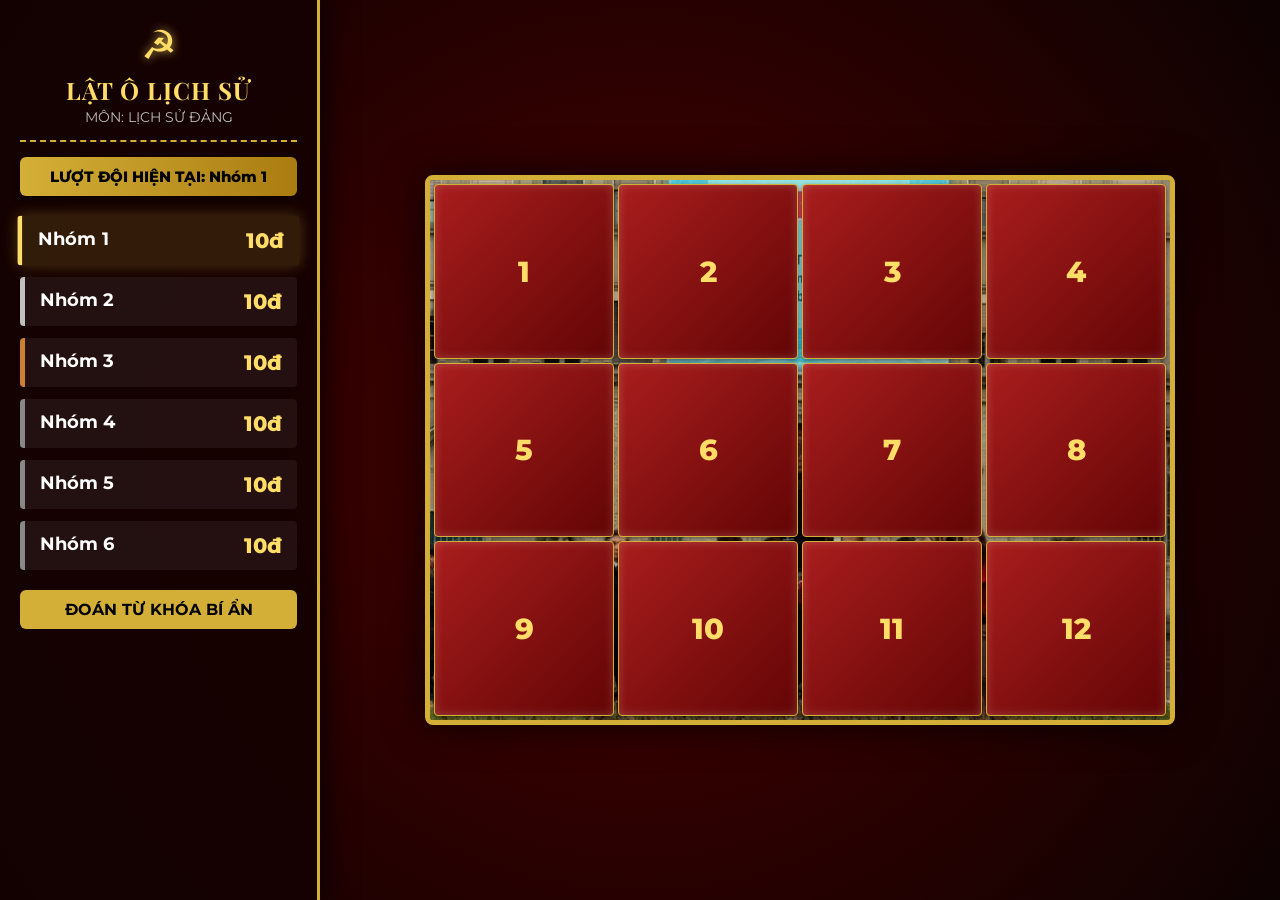
<file: index.html>
<!DOCTYPE html>
<html lang="vi">
<head>
    <meta charset="UTF-8">
    <meta name="viewport" content="width=device-width, initial-scale=1.0">
    <title>Trò Chơi: Lật Ô Lịch Sử - Đảng Cộng Sản Việt Nam</title>
    <link rel="stylesheet" href="style.css">
    <link href="https://fonts.googleapis.com/css2?family=Montserrat:wght@400;600;700;800&family=Playfair+Display:wght@700&display=swap" rel="stylesheet">
</head>
<body>

    <div class="game-container">
        <div class="sidebar">
            <div class="logo-area">
                <div class="flag-icon">☭</div>
                <h2>LẬT Ô LỊCH SỬ</h2>
                <p class="subtitle">Môn: Lịch sử Đảng</p>
            </div>

            <div class="turn-indicator">
                LƯỢT ĐỘI HIỆN TẠI: <span id="current-team-display">Nhóm 1</span>
            </div>

            <div class="scoreboard" id="scoreboard">
                </div>

            <div class="secret-image-btn-area">
                <button class="btn btn-primary btn-block" onclick="openSecretGuessModal()">
                    ĐOÁN TỪ KHÓA BÍ ẨN
                </button>
            </div>
        </div>

        <div class="main-content">
            <div class="board-wrapper">
                <div class="secret-image-underlay">
                    <!--Link bức ảnh bí mật-->
                    <img src="tranhbian.png" id="secret-img" alt="Bức ảnh bí mật">
                </div>
                <div class="grid-board" id="grid-board">
                </div>
            </div>
        </div>
    </div>

    <div class="modal" id="power-modal">
        <div class="modal-content text-center animate-pop">
            <h1 id="power-title" class="text-gold">QUYỀN ĐẶC BIỆT</h1>
            <div id="power-icon" style="font-size: 5rem; margin: 20px 0;">🎁</div>
            <p id="power-desc" class="power-description"></p>
            
            <div id="bet-input-area" class="hidden">
                <label for="bet-amount" style="display:block; margin-bottom:10px; font-weight:bold;">Chọn số điểm muốn đặt cược (bội của 10):</label>
                <select id="bet-amount" class="form-control">
                </select>
            </div>

            <div id="steal-input-area" class="hidden">
                <label for="steal-target-team" style="display:block; margin-bottom:10px; font-weight:bold;">Chọn đội để cướp điểm (Phải có >=10đ):</label>
                <select id="steal-target-team" class="form-control">
                    </select>
            </div>

            <button class="btn btn-gold btn-large" style="margin-top: 30px;" onclick="closePowerAndOpenQuestion()">BẮT ĐẦU CÂU HỎI</button>
        </div>
    </div>

    <div class="modal" id="question-modal">
        <div class="modal-content animate-pop">
            <div class="question-header">
                <span class="question-badge" id="question-badge-type">CÂU HỎI THƯỜNG</span>
                <div class="timer-box" id="main-timer">30</div>
            </div>
            
            <div class="question-body">
                <h2 id="question-text">Nội dung câu hỏi lịch sử đang được tải...</h2>
                <div id="question-image-wrap" class="question-image-wrap hidden"></div>
            </div>

            <div class="options-grid" id="options-grid">
                </div>

            <div id="action-after-answer" class="text-center hidden" style="margin-top: 20px;">
                <h2 id="result-status-text" style="font-weight: bold; font-size: 1.8rem;"></h2>
                <button class="btn btn-success" id="btn-next-turn" onclick="finishQuestionTurn()">HOÀN THÀNH LƯỢT CHƠI</button>
            </div>
        </div>
    </div>

    <div class="modal" id="rebound-modal">
        <div class="modal-content animate-pop">
            <div class="question-header">
                <span class="question-badge badge-danger">CƯỚP QUYỀN TRẢ LỜI</span>
                <div class="timer-box bg-danger" id="rebound-timer">10</div>
            </div>
            
            <div class="text-center" style="margin-bottom: 15px;">
                <p style="font-size: 1.1rem; color: #ccc;">Câu hỏi hiện tại: <strong id="rebound-q-text" style="color:#fff;"></strong></p>
                <div id="rebound-image-wrap" class="question-image-wrap hidden"></div>
                <p style="color: #ffdd67; font-weight: bold;">Chọn đội giơ tay nhanh nhất để trao quyền trả lời:</p>
            </div>

            <div class="team-rebound-grid" id="rebound-teams-pool">
                </div>

            <div class="options-grid hidden" id="rebound-options-grid" style="margin-top: 25px; border-top: 1px solid #444; padding-top: 20px;">
                </div>
            
            <div class="text-center hidden" id="rebound-result-area" style="margin-top: 20px;">
                <h3 id="rebound-status-text"></h3>
                <button class="btn btn-success" onclick="finishQuestionTurn()">ĐÓNG VÀ HOÀN THÀNH LƯỢT</button>
            </div>
        </div>
    </div>

    <div class="modal" id="secret-guess-modal">
        <div class="modal-content animate-pop text-center" style="max-width: 500px;">
            <h2 class="text-gold">ĐOÁN TỪ KHÓA BÍ ẨN</h2>
            <p style="margin: 15px 0; color: #ddd;">Chọn nhóm đưa ra câu trả lời đoán từ khóa chính:</p>
            
            <select id="guess-team-select" class="form-control" style="margin-bottom: 20px;">
                <option value="1">Nhóm 1</option>
                <option value="2">Nhóm 2</option>
                <option value="3">Nhóm 3</option>
                <option value="4">Nhóm 4</option>
                <option value="5">Nhóm 5</option>
                <option value="6">Nhóm 6</option>
            </select>

            <div style="margin-bottom: 25px; text-align: left;">
                <label style="font-weight: bold; color: #ffdd67;">Kết quả đoán của nhóm:</label>
                <div style="margin-top: 10px;">
                    <button class="btn btn-success" style="width: 48%; float: left;" onclick="submitSecretGuess(true)">ĐÚNG (+30đ)</button>
                    <button class="btn btn-danger" style="width: 48%; float: right;" onclick="submitSecretGuess(false)">SAI (0đ)</button>
                    <div style="clear:both;"></div>
                </div>
            </div>

            <button class="btn btn-secondary btn-block" onclick="closeModal('secret-guess-modal')">HỦY BỎ</button>
        </div>
    </div>

    <div id="podium-modal" class="modal">
        <div class="modal-content text-center animate-pop" style="max-width: 600px; background: linear-gradient(135deg, #1f1c2c, #928dab);">
            <h1 class="text-gold" style="font-size: 3rem; margin-bottom: 5px;">🏆 BẢNG XẾP HẠNG 🏆</h1>
            <p style="color: #fff; margin-bottom: 25px;">Chúc mừng các nhóm đã hoàn thành xuất sắc chặng đường lịch sử!</p>
            
            <div id="podium-list" style="margin-bottom: 30px;">
                </div>

            <button class="btn btn-gold btn-large" onclick="location.reload()">CHƠI LẠI TRÒ CHƠI</button>
        </div>
    </div>

    <script src="script.js"></script>
</body>
</html>
</file>
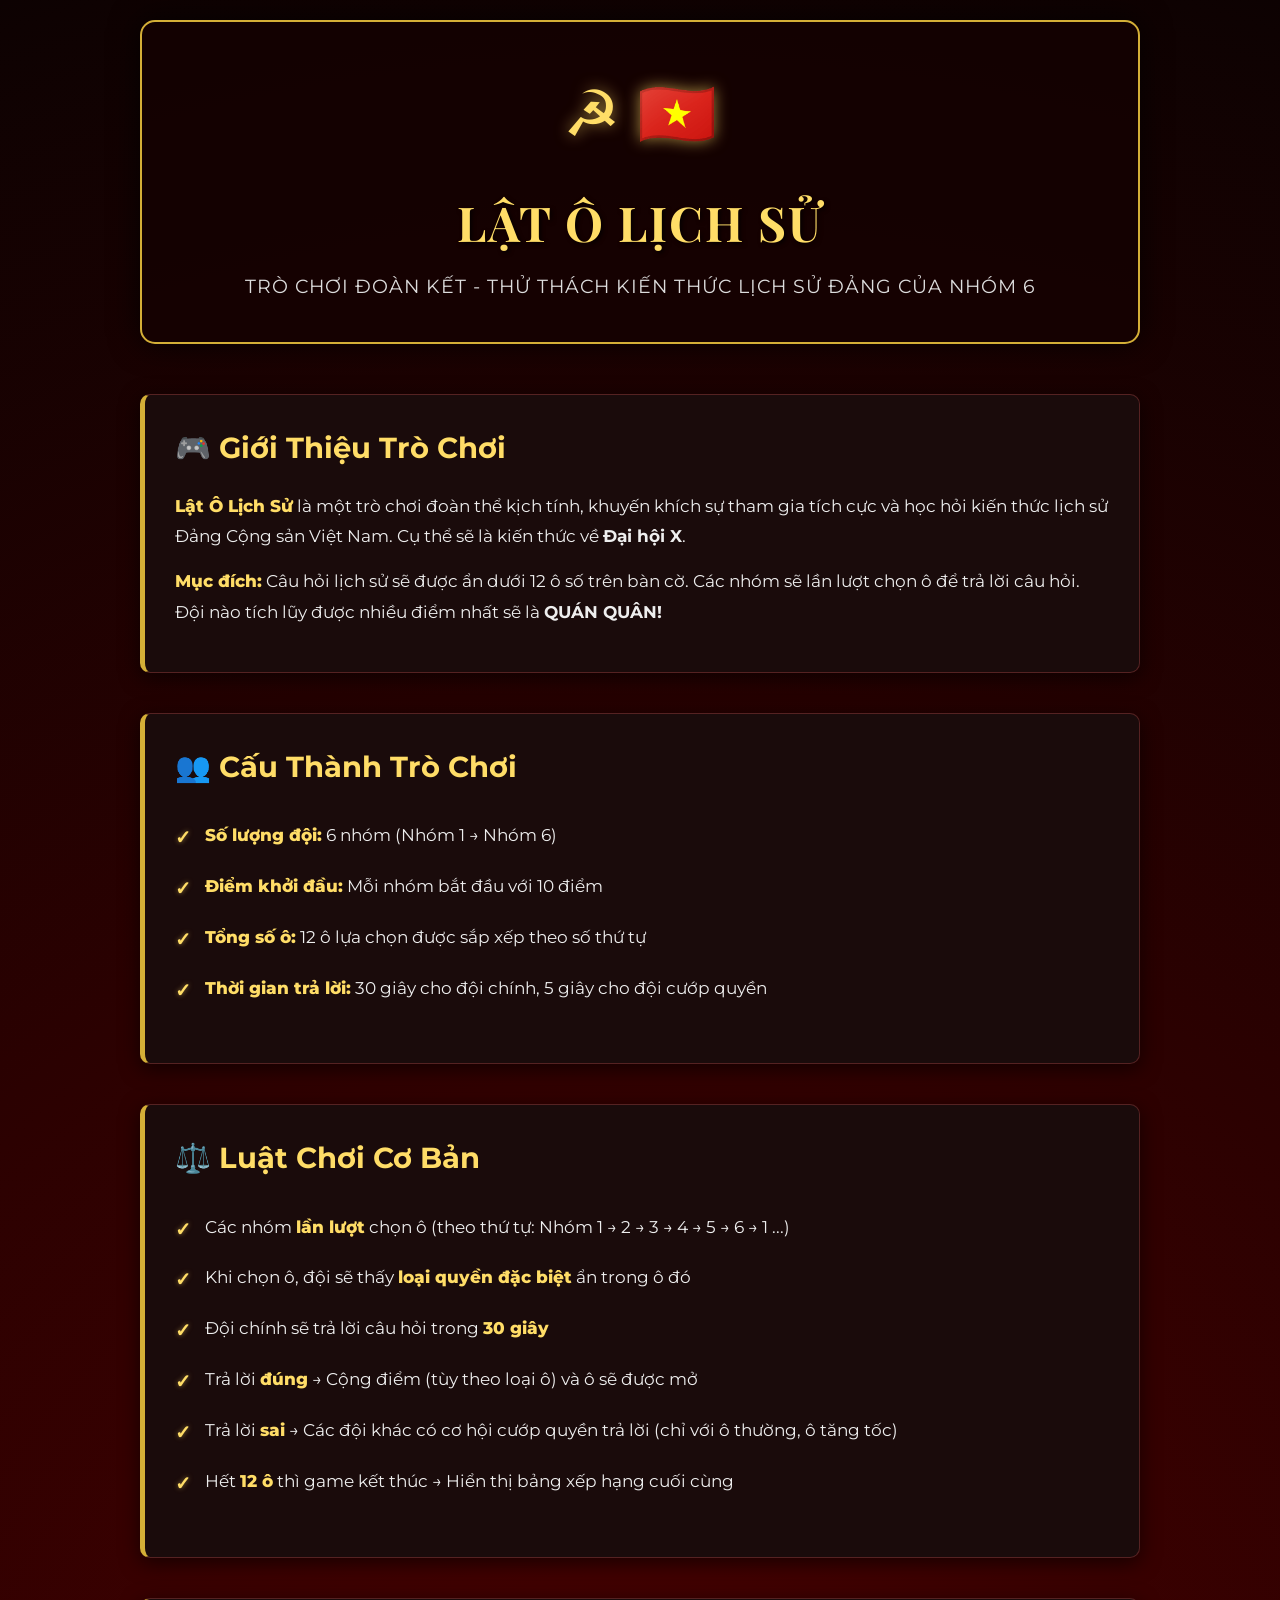
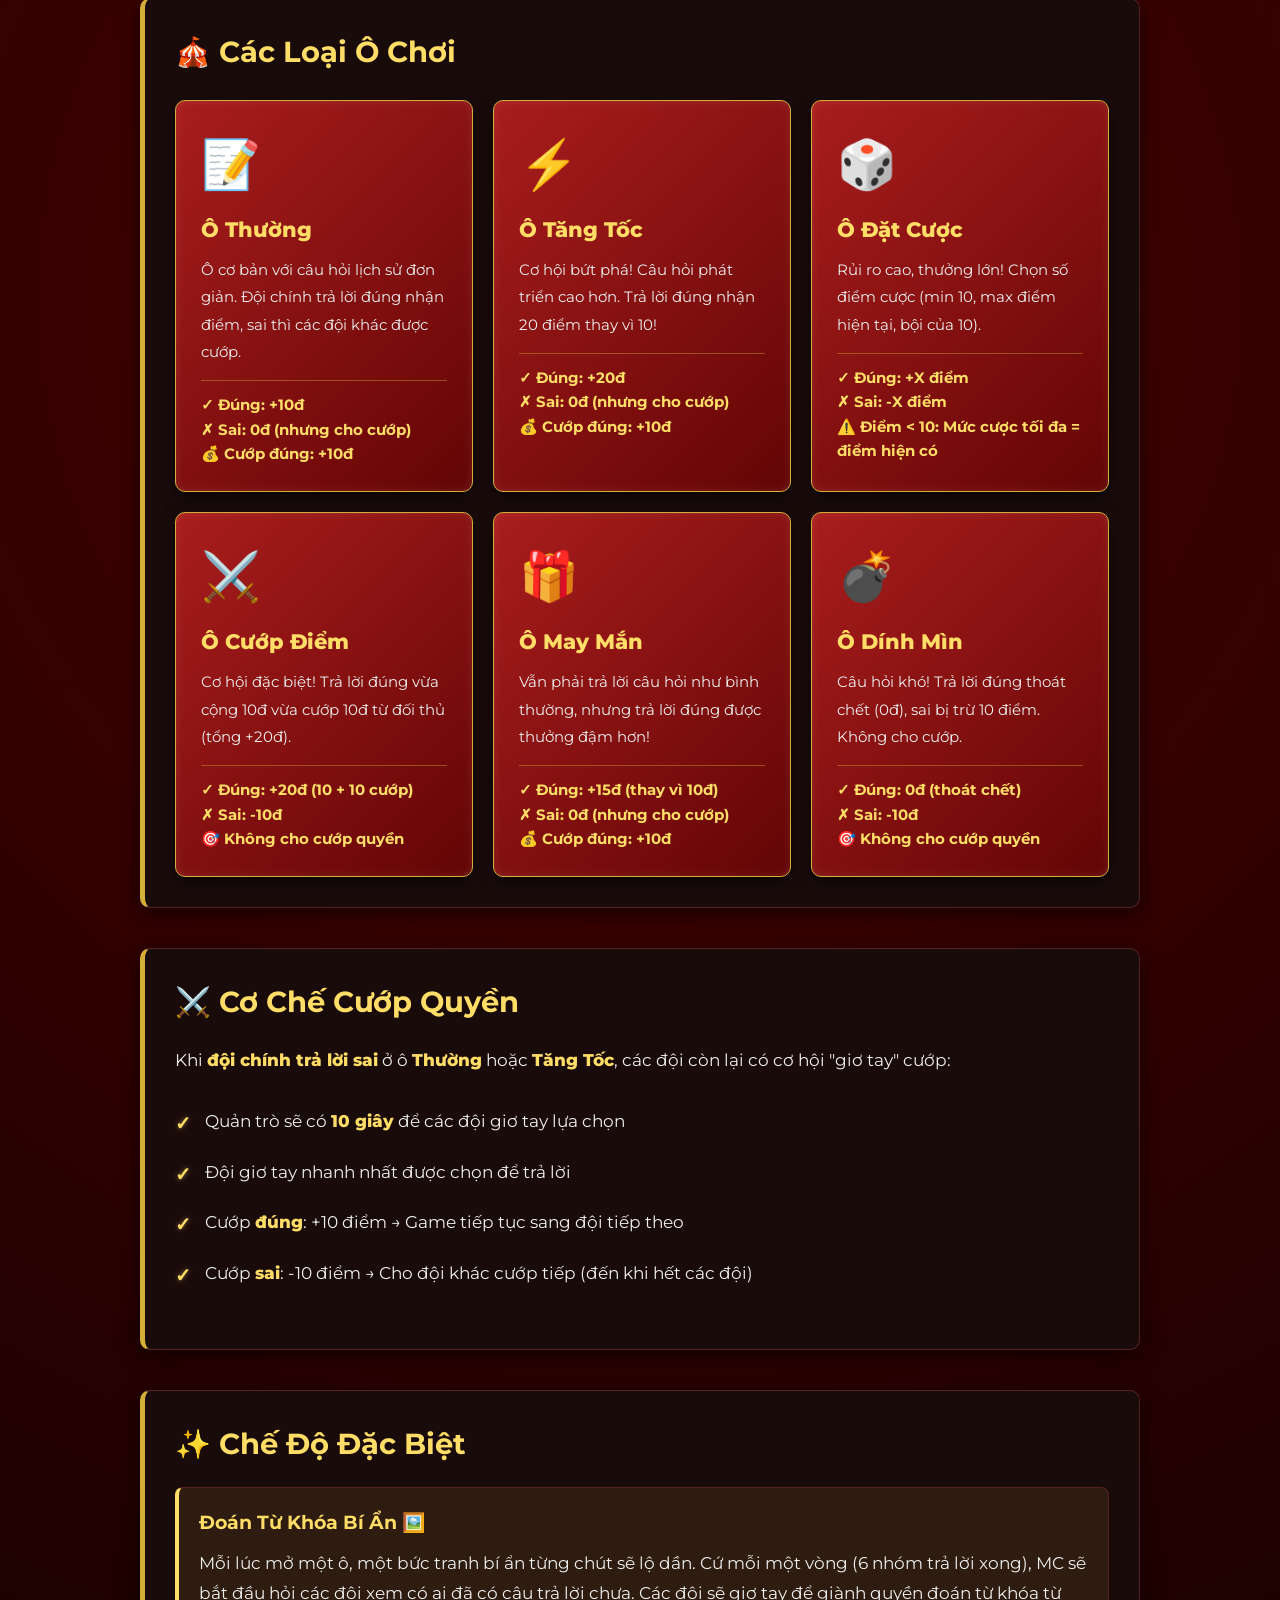
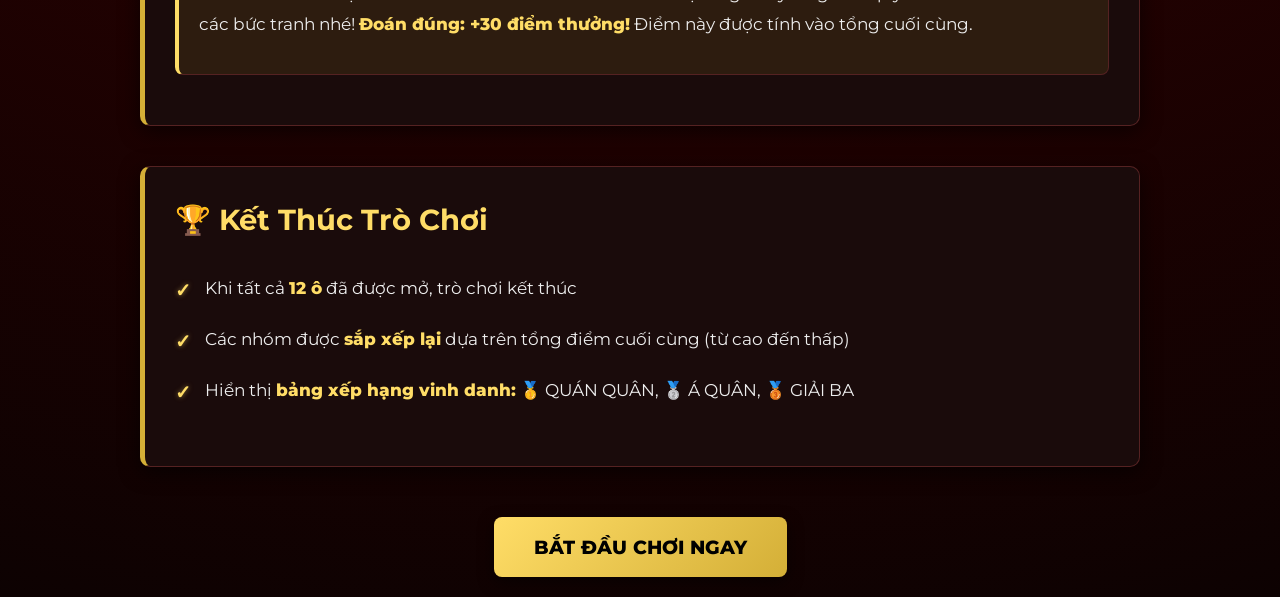
<file: intro.html>
<!DOCTYPE html>
<html lang="vi">
<head>
    <meta charset="UTF-8">
    <meta name="viewport" content="width=device-width, initial-scale=1.0">
    <title>Giới Thiệu Trò Chơi - Lật Ô Lịch Sử</title>
    <link href="https://fonts.googleapis.com/css2?family=Montserrat:wght@400;600;700;800&family=Playfair+Display:wght@700&display=swap" rel="stylesheet">
    <style>
        * {
            margin: 0;
            padding: 0;
            box-sizing: border-box;
        }

        body {
            font-family: 'Montserrat', sans-serif;
            background-color: #0d0202;
            background-image: radial-gradient(circle at 50% 50%, #4a0000 0%, #0d0202 100%);
            color: #ffffff;
            line-height: 1.6;
            min-height: 100vh;
            padding: 20px;
        }

        .intro-container {
            max-width: 1000px;
            margin: 0 auto;
        }

        .header {
            text-align: center;
            margin-bottom: 50px;
            padding: 40px 20px;
            background: rgba(20, 2, 2, 0.8);
            border-radius: 15px;
            border: 2px solid #d4af37;
            box-shadow: 0 0 30px rgba(0, 0, 0, 0.8);
        }

        .header-icon {
            font-size: 4rem;
            margin-bottom: 20px;
            color: #ffdd67;
            text-shadow: 0 0 15px rgba(255, 221, 103, 0.6);
        }

        .header h1 {
            font-family: 'Playfair Display', serif;
            font-size: 3rem;
            color: #ffdd67;
            margin-bottom: 10px;
            text-shadow: 2px 2px 4px rgba(0, 0, 0, 0.8);
            letter-spacing: 2px;
        }

        .header p {
            font-size: 1.2rem;
            color: #ddd;
            text-transform: uppercase;
            letter-spacing: 1px;
        }

        .content-section {
            margin-bottom: 40px;
            padding: 30px;
            background: #1a0b0b;
            border-radius: 10px;
            border: 1px solid #552222;
            border-left: 5px solid #d4af37;
            box-shadow: 0 5px 20px rgba(0, 0, 0, 0.6);
        }

        .content-section h2 {
            font-size: 1.8rem;
            color: #ffdd67;
            margin-bottom: 20px;
            display: flex;
            align-items: center;
            gap: 10px;
        }

        .content-section p {
            margin-bottom: 15px;
            font-size: 1.05rem;
            color: #eee;
            line-height: 1.8;
        }

        .rules-list {
            list-style: none;
            margin: 20px 0;
        }

        .rules-list li {
            padding: 12px 0;
            padding-left: 30px;
            position: relative;
            color: #eee;
            font-size: 1.05rem;
        }

        .rules-list li:before {
            content: "✓";
            position: absolute;
            left: 0;
            color: #ffdd67;
            font-weight: bold;
            font-size: 1.2rem;
            text-shadow: 0 0 5px rgba(255, 221, 103, 0.5);
        }

        .cell-types {
            display: grid;
            grid-template-columns: repeat(auto-fit, minmax(280px, 1fr));
            gap: 20px;
            margin-top: 25px;
        }

        .cell-card {
            padding: 25px;
            background: linear-gradient(135deg, #a91d1d, #630505);
            border-radius: 10px;
            border: 1px solid #d4af37;
            box-shadow: inset 0 0 10px rgba(255, 255, 255, 0.1), 0 5px 15px rgba(0, 0, 0, 0.6);
            transition: all 0.3s ease;
        }

        .cell-card:hover {
            transform: translateY(-5px);
            background: linear-gradient(135deg, #c92a2a, #820c0c);
            border-color: #ffdd67;
            box-shadow: 0 10px 30px rgba(212, 175, 55, 0.4);
        }

        .cell-card-icon {
            font-size: 3rem;
            margin-bottom: 10px;
        }

        .cell-card h3 {
            color: #ffdd67;
            margin-bottom: 10px;
            font-size: 1.3rem;
            font-weight: 800;
        }

        .cell-card p {
            color: #eee;
            font-size: 0.95rem;
        }

        .cell-card .score-info {
            margin-top: 12px;
            padding-top: 12px;
            border-top: 1px solid rgba(212, 175, 55, 0.4);
            color: #ffdd67;
            font-weight: 700;
            font-size: 0.95rem;
        }

        .button-group {
            display: flex;
            gap: 20px;
            justify-content: center;
            margin-top: 50px;
            flex-wrap: wrap;
        }

        .btn {
            padding: 15px 40px;
            font-size: 1.2rem;
            font-weight: 800;
            border: none;
            border-radius: 8px;
            cursor: pointer;
            transition: all 0.3s ease;
            text-decoration: none;
            display: inline-block;
            text-align: center;
            font-family: 'Montserrat', sans-serif;
            text-transform: uppercase;
        }

        .btn-start {
            background: linear-gradient(135deg, #ffdd67, #d4af37);
            color: #000;
            min-width: 250px;
            box-shadow: 0 5px 15px rgba(0, 0, 0, 0.5);
        }

        .btn-start:hover {
            transform: translateY(-3px) scale(1.05);
            box-shadow: 0 10px 30px rgba(212, 175, 55, 0.5);
            background: linear-gradient(135deg, #fff0aa, #ffdd67);
        }

        .btn-back {
            background: rgba(45, 19, 19, 0.8);
            color: #ffdd67;
            border: 2px solid #d4af37;
        }

        .btn-back:hover {
            background: #471d1d;
            color: #fff;
            border-color: #ffdd67;
        }

        .highlight {
            color: #ffdd67;
            font-weight: 800;
        }

        .team-section {
            background: rgba(212, 175, 55, 0.1);
            padding: 20px;
            border-radius: 8px;
            margin: 20px 0;
            border-left: 4px solid #ffdd67;
            border-right: 1px solid #552222;
            border-top: 1px solid #552222;
            border-bottom: 1px solid #552222;
        }

        .team-section h3 {
            color: #ffdd67;
            margin-bottom: 10px;
        }

        @media (max-width: 768px) {
            .header h1 {
                font-size: 2rem;
            }

            .cell-types {
                grid-template-columns: 1fr;
            }

            .button-group {
                flex-direction: column;
                align-items: center;
            }

            .btn {
                width: 100%;
                max-width: 300px;
            }
        }
    </style>
</head>
<body>

    <div class="intro-container">
        <div class="header">
            <div class="header-icon">☭ 🇻🇳</div>
            <h1>LẬT Ô LỊCH SỬ</h1>
            <p>Trò chơi đoàn kết - Thử thách kiến thức Lịch sử Đảng của nhóm 6</p>
        </div>

        <div class="content-section">
            <h2>🎮 Giới Thiệu Trò Chơi</h2>
            <p>
                <span class="highlight">Lật Ô Lịch Sử</span> là một trò chơi đoàn thể kịch tính, khuyến khích sự tham gia tích cực và học hỏi kiến thức lịch sử Đảng Cộng sản Việt Nam. Cụ thể sẽ là kiến thức về <b>Đại hội X</b>.
            </p>
            <p>
                <span class="highlight">Mục đích:</span> Câu hỏi lịch sử sẽ được ẩn dưới 12 ô số trên bàn cờ. Các nhóm sẽ lần lượt chọn ô để trả lời câu hỏi. Đội nào tích lũy được nhiều điểm nhất sẽ là <b>QUÁN QUÂN!</b>
            </p>
        </div>

        <div class="content-section">
            <h2>👥 Cấu Thành Trò Chơi</h2>
            <ul class="rules-list">
                <li><span class="highlight">Số lượng đội:</span> 6 nhóm (Nhóm 1 → Nhóm 6)</li>
                <li><span class="highlight">Điểm khởi đầu:</span> Mỗi nhóm bắt đầu với 10 điểm</li>
                <li><span class="highlight">Tổng số ô:</span> 12 ô lựa chọn được sắp xếp theo số thứ tự</li>
                <li><span class="highlight">Thời gian trả lời:</span> 30 giây cho đội chính, 5 giây cho đội cướp quyền</li>
            </ul>
        </div>

        <div class="content-section">
            <h2>⚖️ Luật Chơi Cơ Bản</h2>
            <ul class="rules-list">
                <li>Các nhóm <span class="highlight">lần lượt</span> chọn ô (theo thứ tự: Nhóm 1 → 2 → 3 → 4 → 5 → 6 → 1 ...)</li>
                <li>Khi chọn ô, đội sẽ thấy <span class="highlight">loại quyền đặc biệt</span> ẩn trong ô đó</li>
                <li>Đội chính sẽ trả lời câu hỏi trong <span class="highlight">30 giây</span></li>
                <li>Trả lời <span class="highlight">đúng</span> → Cộng điểm (tùy theo loại ô) và ô sẽ được mở</li>
                <li>Trả lời <span class="highlight">sai</span> → Các đội khác có cơ hội cướp quyền trả lời (chỉ với ô thường, ô tăng tốc)</li>
                <li>Hết <span class="highlight">12 ô</span> thì game kết thúc → Hiển thị bảng xếp hạng cuối cùng</li>
            </ul>
        </div>

        <div class="content-section">
            <h2>🎪 Các Loại Ô Chơi</h2>
            <div class="cell-types">
                <div class="cell-card">
                    <div class="cell-card-icon">📝</div>
                    <h3>Ô Thường</h3>
                    <p>Ô cơ bản với câu hỏi lịch sử đơn giản. Đội chính trả lời đúng nhận điểm, sai thì các đội khác được cướp.</p>
                    <div class="score-info">
                        ✓ Đúng: +10đ<br>
                        ✗ Sai: 0đ (nhưng cho cướp)<br>
                        💰 Cướp đúng: +10đ
                    </div>
                </div>

                <div class="cell-card">
                    <div class="cell-card-icon">⚡</div>
                    <h3>Ô Tăng Tốc</h3>
                    <p>Cơ hội bứt phá! Câu hỏi phát triển cao hơn. Trả lời đúng nhận 20 điểm thay vì 10!</p>
                    <div class="score-info">
                        ✓ Đúng: +20đ<br>
                        ✗ Sai: 0đ (nhưng cho cướp)<br>
                        💰 Cướp đúng: +10đ
                    </div>
                </div>

                <div class="cell-card">
                    <div class="cell-card-icon">🎲</div>
                    <h3>Ô Đặt Cược</h3>
                    <p>Rủi ro cao, thưởng lớn! Chọn số điểm cược (min 10, max điểm hiện tại, bội của 10).</p>
                    <div class="score-info">
                        ✓ Đúng: +X điểm<br>
                        ✗ Sai: -X điểm<br>
                        ⚠️ Điểm &lt; 10: Mức cược tối đa = điểm hiện có
                    </div>
                </div>

                <div class="cell-card">
                    <div class="cell-card-icon">⚔️</div>
                    <h3>Ô Cướp Điểm</h3>
                    <p>Cơ hội đặc biệt! Trả lời đúng vừa cộng 10đ vừa cướp 10đ từ đối thủ (tổng +20đ).</p>
                    <div class="score-info">
                        ✓ Đúng: +20đ (10 + 10 cướp)<br>
                        ✗ Sai: -10đ<br>
                        🎯 Không cho cướp quyền
                    </div>
                </div>

                <div class="cell-card">
                    <div class="cell-card-icon">🎁</div>
                    <h3>Ô May Mắn</h3>
                    <p>Vẫn phải trả lời câu hỏi như bình thường, nhưng trả lời đúng được thưởng đậm hơn!</p>
                    <div class="score-info">
                        ✓ Đúng: +15đ (thay vì 10đ)<br>
                        ✗ Sai: 0đ (nhưng cho cướp)<br>
                        💰 Cướp đúng: +10đ
                    </div>
                </div>

                <div class="cell-card">
                    <div class="cell-card-icon">💣</div>
                    <h3>Ô Dính Mìn</h3>
                    <p>Câu hỏi khó! Trả lời đúng thoát chết (0đ), sai bị trừ 10 điểm. Không cho cướp.</p>
                    <div class="score-info">
                        ✓ Đúng: 0đ (thoát chết)<br>
                        ✗ Sai: -10đ<br>
                        🎯 Không cho cướp quyền
                    </div>
                </div>
            </div>
        </div>

        <div class="content-section">
            <h2>⚔️ Cơ Chế Cướp Quyền</h2>
            <p>
                Khi <span class="highlight">đội chính trả lời sai</span> ở ô <span class="highlight">Thường</span> hoặc <span class="highlight">Tăng Tốc</span>, các đội còn lại có cơ hội "giơ tay" cướp:
            </p>
            <ul class="rules-list">
                <li>Quản trò sẽ có <span class="highlight">10 giây</span> để các đội giơ tay lựa chọn</li>
                <li>Đội giơ tay nhanh nhất được chọn để trả lời</li>
                <li>Cướp <span class="highlight">đúng</span>: +10 điểm → Game tiếp tục sang đội tiếp theo</li>
                <li>Cướp <span class="highlight">sai</span>: -10 điểm → Cho đội khác cướp tiếp (đến khi hết các đội)</li>
            </ul>
        </div>

        <div class="content-section">
            <h2>✨ Chế Độ Đặc Biệt</h2>
            <div class="team-section">
                <h3>Đoán Từ Khóa Bí Ẩn 🖼️</h3>
                <p>
                    Mỗi lúc mở một ô, một bức tranh bí ẩn từng chút sẽ lộ dần. Cứ mỗi một vòng (6 nhóm trả lời xong), MC sẽ bắt đầu hỏi các đội xem có ai đã có câu trả lời chưa. Các đội sẽ giơ tay để giành quyền đoán từ khóa từ các bức tranh nhé! 
                    <span class="highlight">Đoán đúng: +30 điểm thưởng!</span> Điểm này được tính vào tổng cuối cùng.
                </p>
            </div>
        </div>

        <div class="content-section">
            <h2>🏆 Kết Thúc Trò Chơi</h2>
            <ul class="rules-list">
                <li>Khi tất cả <span class="highlight">12 ô</span> đã được mở, trò chơi kết thúc</li>
                <li>Các nhóm được <span class="highlight">sắp xếp lại</span> dựa trên tổng điểm cuối cùng (từ cao đến thấp)</li>
                <li>Hiển thị <span class="highlight">bảng xếp hạng vinh danh:</span> 🥇 QUÁN QUÂN, 🥈 Á QUÂN, 🥉 GIẢI BA</li>
            </ul>
        </div>

        <div class="button-group">
            <a href="index.html" class="btn btn-start">
                BẮT ĐẦU CHƠI NGAY
            </a>
        </div>
    </div>

</body>
</html>
</file>
<file: style.css>
/* CSS Tổng Thể và Giao Diện Màu Sắc Đỏ - Vàng Sang Trọng Hợp Lịch Sử Đảng */
* {
    box-sizing: border-box;
    margin: 0;
    padding: 0;
    font-family: 'Montserrat', sans-serif;
}

body {
    background-color: #0d0202;
    background-image: radial-gradient(circle at 50% 50%, #4a0000 0%, #0d0202 100%);
    color: #ffffff;
    height: 100vh;
    overflow: hidden;
}

/* KHUNG CHÍNH CỦA GAME */
.game-container {
    display: table;
    width: 100%;
    height: 100vh;
    table-layout: fixed;
}

/* SIDEBAR BẢNG ĐIỂM */
.sidebar {
    display: table-cell;
    width: 320px;
    background: rgba(20, 2, 2, 0.9);
    border-right: 3px solid #d4af37;
    padding: 20px;
    vertical-align: top;
    box-shadow: 5px 0 25px rgba(0,0,0,0.7);
}

.logo-area {
    text-align: center;
    border-bottom: 2px dashed #d4af37;
    padding-bottom: 15px;
    margin-bottom: 15px;
}

.flag-icon {
    font-size: 2.5rem;
    color: #ffdd67;
    text-shadow: 0 0 10px rgba(255,221,103,0.8);
    margin-bottom: 5px;
}

.logo-area h2 {
    font-family: 'Playfair Display', serif;
    font-size: 1.5rem;
    color: #ffdd67;
    letter-spacing: 1px;
}

.subtitle {
    font-size: 0.85rem;
    color: #bbb;
    text-transform: uppercase;
    margin-top: 3px;
}

.turn-indicator {
    background: linear-gradient(90deg, #d4af37, #aa7c11);
    color: #000;
    font-weight: 800;
    text-align: center;
    padding: 10px;
    border-radius: 6px;
    margin-bottom: 20px;
    font-size: 0.95rem;
    box-shadow: 0 4px 10px rgba(0,0,0,0.3);
}

/* THẺ ĐIỂM TỪNG ĐỘI */
.scoreboard {
    margin-bottom: 20px;
}

.team-score-card {
    background: rgba(255, 255, 255, 0.06);
    border-left: 5px solid #888;
    padding: 12px 15px;
    margin-bottom: 12px;
    border-radius: 4px;
    transition: all 0.3s ease;
}

.team-score-card.active-turn {
    background: rgba(212, 175, 55, 0.15);
    border-left-color: #ffdd67;
    box-shadow: 0 0 15px rgba(212, 175, 55, 0.3);
    transform: scale(1.02);
}

.team-score-card.rank-1 { border-left-color: #ffdd67; }
.team-score-card.rank-2 { border-left-color: #c0c0c0; }
.team-score-card.rank-3 { border-left-color: #cd7f32; }

.team-name {
    font-weight: 700;
    font-size: 1.1rem;
    color: #fff;
    float: left;
}

.team-score {
    font-weight: 800;
    font-size: 1.3rem;
    color: #ffdd67;
    float: right;
}

.clear {
    clear: both;
}

/* KHU VỰC KHÔNG GIAN GAME CHÍNH */
.main-content {
    display: table-cell;
    padding: 30px;
    vertical-align: middle;
    text-align: center;
}

.board-wrapper {
    position: relative;
    width: 750px;
    height: 550px;
    margin: 0 auto;
    border: 5px solid #d4af37;
    box-shadow: 0 0 40px rgba(0,0,0,0.8);
    border-radius: 8px;
    background-color: #222;
    overflow: hidden;
}

/* ẢNH NỀN BÍ ẨN PHÍA DƯỚI */
.secret-image-underlay {
    position: absolute;
    top: 0;
    left: 0;
    width: 100%;
    height: 100%;
    z-index: 1;
}

.secret-image-underlay img {
    width: 100%;
    height: 100%;
    object-fit: cover;
}

/* GRID CÁC Ô CHỮ ĐÈ LÊN TRÊN */
.grid-board {
    position: absolute;
    top: 0;
    left: 0;
    width: 100%;
    height: 100%;
    z-index: 2;
    display: grid;
    grid-template-columns: repeat(4, 1fr); /* 12 ô = 4 cột x 3 hàng */
    grid-template-rows: repeat(3, 1fr);
    gap: 4px;
    padding: 4px;
    background: rgba(0, 0, 0, 0.1);
}

/* THIẾT KẾ TỪNG Ô LẬT */
.grid-cell {
    background: linear-gradient(135deg, #a91d1d, #630505);
    border: 1px solid #d4af37;
    color: #ffdd67;
    font-size: 1.8rem;
    font-weight: 800;
    display: flex;
    align-items: center;
    justify-content: center;
    cursor: pointer;
    border-radius: 4px;
    box-shadow: inset 0 0 10px rgba(255,255,255,0.2), 0 2px 5px rgba(0,0,0,0.5);
    user-select: none;
    transition: all 0.2s ease;
}

.grid-cell:hover {
    transform: scale(1.03);
    background: linear-gradient(135deg, #c92a2a, #820c0c);
    box-shadow: 0 0 15px rgba(212,175,55,0.6);
}

.grid-cell.opened {
    opacity: 0;
    visibility: hidden;
    pointer-events: none;
}

/* HỆ THỐNG GIAO DIỆN CỬA SỔ MODAL NỔI */
.modal {
    position: fixed;
    top: 0;
    left: 0;
    width: 100%;
    height: 100%;
    background: rgba(0, 0, 0, 0.85);
    z-index: 100;
    display: none;
    align-items: center;
    justify-content: center;
    padding: 20px;
}

.modal.active {
    display: flex;
}

.modal-content {
    background: #1a0b0b;
    border: 3px solid #d4af37;
    width: 100%;
    max-width: 800px;
    border-radius: 12px;
    padding: 30px;
    box-shadow: 0 0 50px rgba(212,175,55,0.4);
    position: relative;
    /* QUAN TRỌNG: giới hạn chiều cao và cho phép cuộn bên trong modal,
       để câu hỏi có ảnh (dài hơn bình thường) không bị tràn ra ngoài màn hình
       và mất khả năng bấm đáp án. */
    max-height: 90vh;
    overflow-y: auto;
}

/* Thanh cuộn gọn, hợp tông màu đỏ - vàng của giao diện (áp dụng cho trình duyệt hỗ trợ) */
.modal-content::-webkit-scrollbar {
    width: 8px;
}
.modal-content::-webkit-scrollbar-track {
    background: rgba(255,255,255,0.05);
    border-radius: 8px;
}
.modal-content::-webkit-scrollbar-thumb {
    background: #d4af37;
    border-radius: 8px;
}

/* ĐỒNG HỒ ĐẾM NGƯỢC THỜI GIAN */
.question-header {
    display: flex;
    justify-content: space-between;
    align-items: center;
    border-bottom: 2px solid #d4af37;
    padding-bottom: 15px;
    margin-bottom: 20px;
    /* Luôn hiển thị cố định ở đầu khi modal cuộn, để đồng hồ đếm giờ không bị cuộn mất */
    position: sticky;
    top: -30px;
    margin-left: -30px;
    margin-right: -30px;
    padding-left: 30px;
    padding-right: 30px;
    padding-top: 30px;
    background: #1a0b0b;
    z-index: 5;
}

.question-badge {
    background: #cc1111;
    color: #fff;
    padding: 6px 15px;
    border-radius: 20px;
    font-weight: 700;
    font-size: 0.85rem;
    letter-spacing: 1px;
    border: 1px solid #d4af37;
}

.badge-danger { background: #d9534f; }

.timer-box {
    background: #ffdd67;
    color: #000;
    width: 55px;
    height: 55px;
    border-radius: 50%;
    font-size: 1.7rem;
    font-weight: 800;
    display: flex;
    align-items: center;
    justify-content: center;
    box-shadow: 0 0 15px rgba(255,221,103,0.6);
}

.timer-box.bg-danger {
    background: #d9534f;
    color: #fff;
    box-shadow: 0 0 15px rgba(217,83,79,0.6);
}

.question-body {
    margin-bottom: 30px;
    text-align: center;
}

.question-body h2 {
    font-size: 1.5rem;
    line-height: 1.5;
    font-weight: 600;
    color: #fff;
}

/* ẢNH MINH HỌA ĐI KÈM CÂU HỎI (chỉ hiện khi câu hỏi có field "image") */
.question-image-wrap {
    margin-top: 18px;
    display: flex;
    justify-content: center;
    gap: 12px;
    flex-wrap: wrap;
}

.question-image {
    max-width: 100%;
    max-height: 320px;
    width: auto;
    border-radius: 8px;
    border: 2px solid #d4af37;
    box-shadow: 0 5px 20px rgba(0, 0, 0, 0.6);
    object-fit: contain;
}

/* Khi câu hỏi có NHIỀU ảnh (field "images"): mỗi ảnh nhỏ lại để xếp vừa hàng ngang */
.question-image-wrap.multi-image .question-image {
    max-height: 220px;
    max-width: 31%;
    flex: 1 1 30%;
}

.question-image.rebound-image {
    max-height: 200px;
    margin-top: 10px;
}

/* GRID 4 ĐÁP ÁN TRẮC NGHIỆM */
.options-grid {
    display: grid;
    grid-template-columns: repeat(2, 1fr);
    gap: 15px;
}

.option-btn {
    background: #2d1313;
    border: 2px solid #552222;
    padding: 15px 20px;
    border-radius: 8px;
    color: #fff;
    font-size: 1.1rem;
    font-weight: 600;
    text-align: left;
    cursor: pointer;
    transition: all 0.2s ease;
}

.option-btn:hover {
    background: #471d1d;
    border-color: #d4af37;
}

.option-btn.correct-choice {
    background: #1e4620 !important;
    border-color: #2b8a3e !important;
    color: #fff !important;
}

.option-btn.wrong-choice {
    background: #5c1d1d !important;
    border-color: #c92a2a !important;
    color: #fff !important;
}

/* PHẦN CƯỚP QUYỀN CHỌN ĐỘI */
.team-rebound-grid {
    display: flex;
    flex-wrap: wrap;
    gap: 10px;
    justify-content: space-evenly;
}

.rebound-team-btn {
    background: #333;
    color: #fff;
    border: 2px solid #555;
    padding: 12px 20px;
    border-radius: 6px;
    font-weight: 700;
    cursor: pointer;
    text-align: center;
    transition: all 0.2s ease;
    flex: 1 1 calc(25% - 10px);
    min-width: 100px;
}

.rebound-team-btn:hover {
    background: #d9534f;
    border-color: #ffdd67;
}

.rebound-team-btn:disabled {
    cursor: not-allowed;
    opacity: 0.5;
}

/* CÁC NÚT BẤM TIỆN ÍCH */
.btn {
    padding: 10px 20px;
    border: none;
    border-radius: 6px;
    font-weight: 700;
    cursor: pointer;
    font-size: 1rem;
    transition: all 0.2s;
}

.btn-primary { background: #d4af37; color: #000; }
.btn-primary:hover { background: #ffdd67; }
.btn-gold { background: linear-gradient(135deg, #ffdd67, #d4af37); color: #000; }
.btn-gold:hover { transform: translateY(-2px); box-shadow: 0 5px 15px rgba(212,175,55,0.4); }
.btn-secondary { background: #444; color: #fff; }
.btn-secondary:hover { background: #555; }
.btn-success { background: #2b8a3e; color: #fff; }
.btn-success:hover { background: #237032; }
.btn-danger { background: #c92a2a; color: #fff; }
.btn-danger:hover { background: #a61b1b; }
.btn-block { display: block; width: 100%; }
.btn-large { padding: 15px 40px; font-size: 1.2rem; }

/* INPUT FORM */
.form-control {
    width: 100%;
    padding: 12px;
    background: #2a1515;
    border: 2px solid #552222;
    border-radius: 6px;
    color: #fff;
    font-size: 1.1rem;
    font-weight: bold;
}

/* TRẠNG THÁI HIỂN THỊ ẨN / HIỆN */
.hidden { display: none !important; }
.text-center { text-align: center; }
.text-gold { color: #ffdd67; }
.power-description { font-size: 1.3rem; margin: 15px 0; line-height: 1.6; color: #eee; }

/* HOẠT HÌNH ANIMATION POP UP */
.animate-pop {
    animation: popUp 0.3s cubic-bezier(0.175, 0.885, 0.32, 1.275) forwards;
}

@keyframes popUp {
    from { transform: scale(0.8); opacity: 0; }
    to { transform: scale(1); opacity: 1; }
}

/* KHU VỰC BXH PODIUM */
.podium-item {
    background: rgba(255,255,255,0.1);
    margin: 10px 0;
    padding: 15px 20px;
    border-radius: 8px;
    display: flex;
    justify-content: space-between;
    align-items: center;
    border: 1px solid rgba(255,255,255,0.2);
}
.podium-item.p1 { background: linear-gradient(90deg, rgba(255,221,103,0.3), rgba(212,175,55,0.1)); border-color: #ffdd67; font-size: 1.3rem; font-weight: bold;}
</file>
